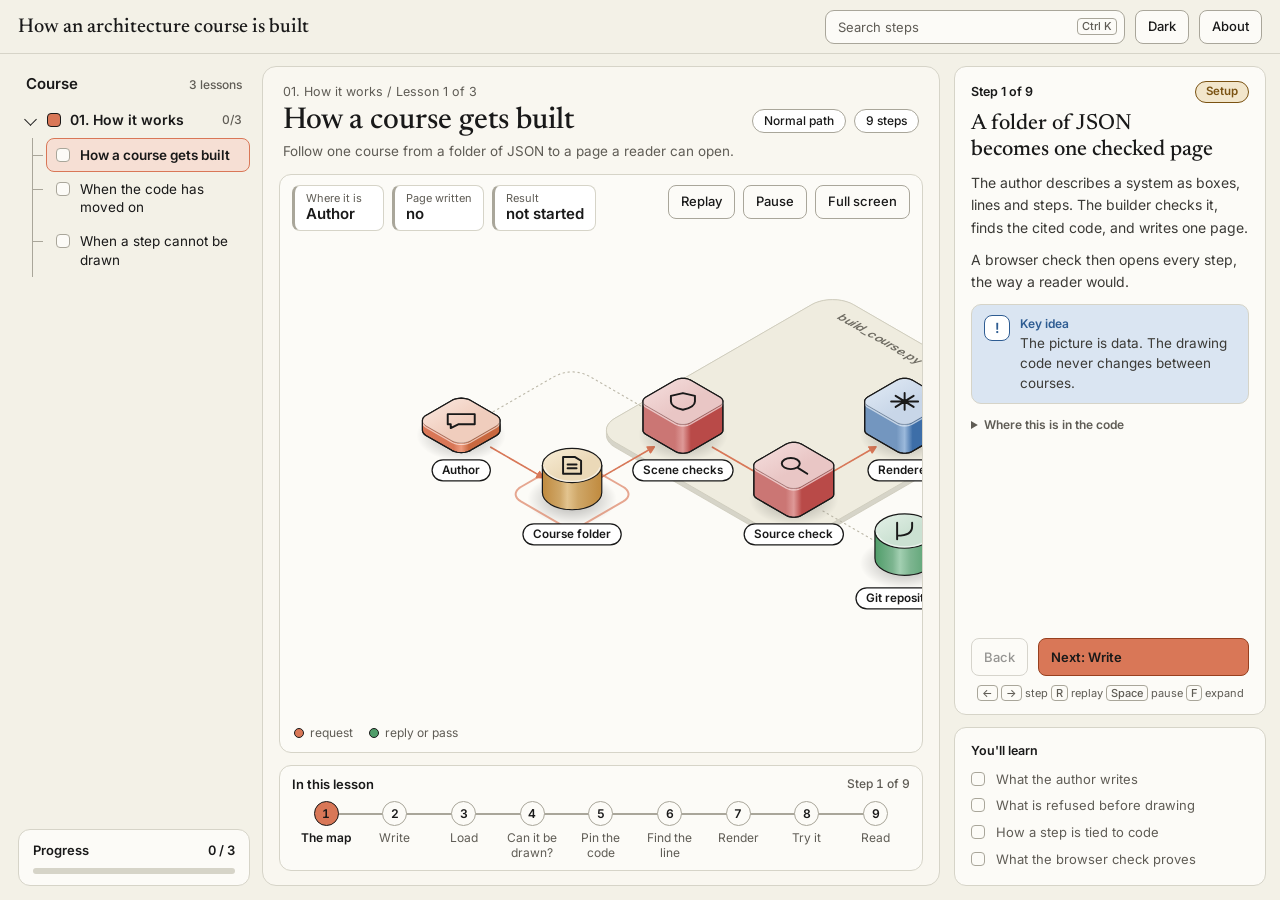
<file: examples/how-it-works/index.html>
<!doctype html>
<html lang="en">
<head>
<meta charset="utf-8">
<meta name="viewport" content="width=device-width, initial-scale=1, viewport-fit=cover">
<title>How an architecture course is built</title>
<meta name="description" content="An animated walk through how this skill turns a folder of JSON into a checked page.">
<meta name="generator" content="architecture-course 1.0.1">
<link rel="preconnect" href="https://fonts.googleapis.com">
<link rel="preconnect" href="https://fonts.gstatic.com" crossorigin>
<link rel="stylesheet" href="https://fonts.googleapis.com/css2?family=Inter:wght@400;500;600&family=Newsreader:opsz,wght@6..72,500&display=swap">
<style>/* Course page. */
:root{
  --bg:#F3F1E7;--sheet:#F9F7F0;--card:#FCFBF7;--raised:#FFFFFF;--line:#D6D4C8;--line-strong:#A9A69A;
  --ink:#191919;--soft:#3B3A36;--muted:#5F5C55;--accent:#D97757;--accent-deep:#97401F;--accent-soft:#F6DFD4;--on-accent:#191919;
  --edge:#191919;--good:#256B3E;--good-soft:#DCEBE0;--bad:#A83A38;--bad-soft:#F3DAD9;--warn:#7A5212;--warn-soft:#F2E6CC;--info:#2E5C92;--info-soft:#DAE5F2;
  --zone:#EFECDF;--zone-side:#D6D4C8;--zone-line:#CBC8B9;--zone-text:#6E6B62;--wire:#BDB9AA;--face-line:#191919;--icon:#191919;--label:#FFFFFF;--pk-text:#FFFFFF;--pk-bg:#191919;
  --k-req:#D97757;--k-ok:#4F9D69;--k-bad:#B94A48;--k-sync:#3D6EA8;
  --terracotta0:#F0CDBD;--terracotta1:#D97757;--terracotta2:#C9683F;--amber0:#EBD9B8;--amber1:#CFA768;--amber2:#C08A3E;
  --red0:#E9C6C5;--red1:#CB7674;--red2:#B94A48;--blue0:#C8D6E8;--blue1:#7396BF;--blue2:#3D6EA8;
  --green0:#CBE1D2;--green1:#7DB590;--green2:#4F9D69;--stone0:#FFFFFF;--stone1:#D6D4C8;--stone2:#B5B2A6;
  --terracotta0h:#FBE9E1;--terracotta1h:#EE9C7F;--amber0h:#F8EDD6;--amber1h:#E3C48F;--red0h:#F6E0DF;--red1h:#DE9997;--blue0h:#E3ECF6;--blue1h:#9BB9DB;--green0h:#E4F1E8;--green1h:#A3D0B2;--stone0h:#FFFFFF;--stone1h:#E9E7DE;
  --sans:Inter,"Segoe UI",sans-serif;--serif:Newsreader,Georgia,serif;color-scheme:light
}
:root[data-theme="dark"]{
  --bg:#1C1A17;--sheet:#24211D;--card:#2A2723;--raised:#322E29;--line:#403B34;--line-strong:#6B645A;
  --ink:#F3F1E7;--soft:#DCD8CB;--muted:#ADA798;--accent:#E08A6C;--accent-deep:#F0A98F;--accent-soft:#4A2E24;--on-accent:#191919;
  --edge:#0E0D0B;--good:#8CCBA1;--good-soft:#25392C;--bad:#EE9C99;--bad-soft:#452625;--warn:#E5BE7A;--warn-soft:#3D3120;--info:#9CC0EA;--info-soft:#24334A;
  --zone:#2B2823;--zone-side:#171512;--zone-line:#49433A;--zone-text:#ADA798;--wire:#6B645A;--face-line:#0E0D0B;--icon:#FBF8EF;--label:#322E29;--pk-text:#191919;--pk-bg:#F3F1E7;
  --k-req:#E88B69;--k-ok:#6FBE89;--k-bad:#E26B68;--k-sync:#6E9FDB;
  --terracotta0:#8F4D36;--terracotta1:#6F3926;--terracotta2:#572B1C;--amber0:#80602C;--amber1:#634920;--amber2:#4D3817;
  --red0:#864240;--red1:#68302F;--red2:#502322;--blue0:#3B5F8C;--blue1:#2C4A70;--blue2:#213855;
  --green0:#3E7352;--green1:#2E5A3F;--green2:#22442F;--stone0:#57514A;--stone1:#433E38;--stone2:#34302B;
  --terracotta0h:#A7624A;--terracotta1h:#8C5039;--amber0h:#977539;--amber1h:#7E602E;--red0h:#9C5452;--red1h:#834342;--blue0h:#4C75A8;--blue1h:#3E618F;--green0h:#4F8B65;--green1h:#417650;--stone0h:#6A635B;--stone1h:#57514A;
  color-scheme:dark
}
*{box-sizing:border-box;margin:0;padding:0}
html,body{height:100%}
body{background:var(--bg);color:var(--ink);font:400 14px/1.5 var(--sans);-webkit-font-smoothing:antialiased}
button,input{font:inherit;color:inherit}
button{-webkit-tap-highlight-color:transparent;background:none;border:0;cursor:pointer;text-align:start}
button:disabled{cursor:default}
ul,ol{list-style:none}
:focus-visible{outline:2px solid var(--accent);outline-offset:2px}
[hidden]{display:none!important}

.app{height:100vh;height:100dvh;display:grid;grid-template-rows:54px minmax(0,1fr)}
.bar{display:flex;align-items:center;gap:10px;padding:0 18px;border-bottom:1px solid var(--line);background:var(--bg);position:relative;z-index:20}
.brand{display:flex;align-items:center;gap:10px;color:var(--ink);text-decoration:none;font-family:var(--serif);font-size:20px;font-weight:500;white-space:nowrap;overflow:hidden;text-overflow:ellipsis;margin-inline-end:auto;min-width:0}
.brand span{overflow:hidden;text-overflow:ellipsis}
.ctl{display:inline-flex;align-items:center;justify-content:center;gap:8px;min-height:34px;padding:0 12px;border:1px solid var(--line-strong);border-radius:8px;background:var(--card);font-size:13px;font-weight:500;white-space:nowrap}
.ctl:hover:not(:disabled){border-color:var(--accent)}
.ctl:disabled{opacity:.45}
.ctl.main{background:var(--accent);border-color:var(--accent-deep);color:var(--on-accent);font-weight:600}
.find{position:relative;width:300px}
.find input{width:100%;height:34px;padding:0 52px 0 12px;border:1px solid var(--line-strong);border-radius:9px;background:var(--card);font-size:13px}
.find input::placeholder{color:var(--muted)}
kbd{font:500 11px/1.4 var(--sans);border:1px solid var(--line-strong);border-radius:4px;padding:0 4px;background:var(--card);color:var(--muted)}
.find kbd{position:absolute;inset-inline-end:8px;top:8px}
.hits{position:absolute;inset-inline:0;top:40px;max-height:60vh;overflow:auto;background:var(--raised);border:1px solid var(--line-strong);border-radius:10px;padding:6px;box-shadow:0 14px 30px -14px rgba(25,25,25,.4)}
.hits button{width:100%;padding:8px 10px;border-radius:7px;font-size:13px;line-height:1.35}
.hits button small{display:block;color:var(--muted);font-size:12px}
.hits button:hover,.hits button:focus{background:var(--accent-soft)}
.hits p{padding:8px 10px;color:var(--muted);font-size:13px}

.cols{min-height:0;display:grid;grid-template-columns:262px minmax(0,1fr) 340px}
.outline{display:flex;flex-direction:column;min-height:0;padding:20px 12px 14px 18px}
.outline h2{display:flex;justify-content:space-between;align-items:baseline;font:600 15px/1.3 var(--sans);padding:0 8px 10px}
.outline h2 small{font-size:12px;font-weight:500;color:var(--muted)}
.tree{flex:1;min-height:0;overflow-y:auto}
.chap>button{width:100%;display:grid;grid-template-columns:12px 14px minmax(0,1fr) auto;gap:9px;align-items:center;padding:7px 8px;border-radius:8px;font-size:14px;font-weight:600;line-height:1.3}
.chap>button:hover{background:var(--card)}
.chap>button i{width:14px;height:14px;border-radius:4px;border:1px solid var(--face-line)}
.chap>button small{font-size:12px;font-weight:500;color:var(--muted);font-variant-numeric:tabular-nums}
.chev{width:9px;height:9px;border:solid currentColor;border-width:0 1.6px 1.6px 0;transform:rotate(-45deg);transition:transform .2s}
.chap[data-open] .chev{transform:rotate(45deg)}
.chap ul{margin:2px 0 8px 14px;padding-inline-start:13px;border-inline-start:1px solid var(--line-strong)}
.chap:not([data-open]) ul{display:none}
.chap li{position:relative}
.chap li::before{content:"";position:absolute;inset-inline-start:-13px;top:17px;width:10px;border-top:1px solid var(--line-strong)}
.chap li button{width:100%;display:grid;grid-template-columns:16px minmax(0,1fr);gap:8px;align-items:start;padding:7px 9px;border:1px solid transparent;border-radius:8px;font-size:13.5px;line-height:1.35}
.chap li button:hover{background:var(--card)}
.chap li button[aria-current]{background:var(--accent-soft);border-color:var(--accent);font-weight:600}
.tick{width:14px;height:14px;margin-top:2px;flex:none;border:1px solid var(--line-strong);border-radius:4px;display:grid;place-items:center;background:var(--card)}
.tick[data-on]{background:var(--good);border-color:var(--good)}
.tick[data-on]::after{content:"";width:4px;height:7px;margin-top:-2px;border:solid var(--card);border-width:0 1.8px 1.8px 0;transform:rotate(45deg)}
.progress{border:1px solid var(--line);border-radius:12px;background:var(--card);padding:11px 14px;font-size:13px;font-weight:600}
.progress div{display:flex;justify-content:space-between}
.progress b{font-weight:600;font-variant-numeric:tabular-nums}
.progress span{display:block;height:6px;margin-top:8px;border-radius:3px;background:var(--line);overflow:hidden}
.progress i{display:block;height:100%;background:var(--accent);transition:width .4s}

.sheet{min-width:0;min-height:0;margin:12px 0 14px;padding:0 16px 14px;display:grid;grid-template-rows:auto minmax(0,1fr) auto;gap:12px;border:1px solid var(--line);border-radius:14px;background:var(--sheet)}
.head{padding:16px 4px 0}
.crumb{font-size:12.5px;color:var(--muted)}
.row{display:flex;flex-wrap:wrap;justify-content:space-between;align-items:center;gap:6px 20px;margin:2px 0 3px}
h1{font:500 30px/1.15 var(--serif);text-wrap:balance}
.tags{display:flex;flex-wrap:wrap;gap:8px}
.tag{border:1px solid var(--line-strong);border-radius:13px;padding:2px 11px;font-size:12px;font-weight:500;background:var(--raised)}
.sub{color:var(--muted);font-size:13.5px}
.stage{position:relative;min-height:0;display:grid;grid-template-rows:auto minmax(0,1fr) auto;border:1px solid var(--line);border-radius:12px;background:var(--card);overflow:hidden}
.stage-top{display:flex;flex-wrap:wrap;justify-content:space-between;gap:8px;padding:10px 12px 0}
.chips,.tools{display:flex;flex-wrap:wrap;gap:8px;align-items:flex-start}
.chip{min-width:92px;padding:5px 11px 6px;border:1px solid var(--line);border-inline-start:3px solid var(--line-strong);border-radius:8px;background:var(--raised)}
.chip small{display:block;font-size:11px;line-height:1.35;color:var(--muted)}
.chip b{display:block;font-size:15px;line-height:1.25;font-weight:600;font-variant-numeric:tabular-nums}
.chip[data-tone="good"]{border-inline-start-color:var(--k-ok)}.chip[data-tone="good"] b{color:var(--good)}
.chip[data-tone="bad"]{border-inline-start-color:var(--k-bad)}.chip[data-tone="bad"] b{color:var(--bad)}
.chip[data-new]{animation:flash 1.1s ease-out}
@keyframes flash{0%{background:var(--accent-soft)}100%{background:var(--raised)}}
.canvas{min-height:0;min-width:0;cursor:zoom-in;overflow:hidden}
.canvas svg{display:block;width:100%;height:100%}
.legend{display:flex;flex-wrap:wrap;gap:4px 16px;padding:0 14px 10px;font-size:12px;color:var(--muted)}
.legend span{display:inline-flex;align-items:center;gap:6px}
.legend i{width:10px;height:10px;border-radius:50%;border:1px solid var(--face-line)}
.timeline{border:1px solid var(--line);border-radius:12px;background:var(--card);padding:9px 12px 8px;min-width:0}
.timeline-head{display:flex;justify-content:space-between;font-size:13px;font-weight:600;margin-bottom:7px}
.timeline-head small{font-size:12px;font-weight:500;color:var(--muted);font-variant-numeric:tabular-nums}
.track{display:grid;grid-template-columns:repeat(var(--n),minmax(0,1fr));position:relative;overflow-x:auto;overflow-y:hidden}
.track::before,.track::after{content:"";position:absolute;top:12px;height:2px;inset-inline-start:calc(100%/var(--n)/2);background:var(--line-strong)}
.track::before{width:calc(100% - 100%/var(--n))}
.track::after{width:calc((100% - 100%/var(--n))*var(--done));background:var(--accent-deep);transition:width .5s}
.track button{position:relative;z-index:1;width:100%;display:flex;flex-direction:column;align-items:center;gap:4px;padding:0 2px 2px;min-height:58px}
.dot{width:25px;height:25px;border-radius:50%;border:1.5px solid var(--line-strong);background:var(--card);display:grid;place-items:center;font-size:12px;font-weight:600;font-variant-numeric:tabular-nums}
.track button:hover .dot{border-color:var(--accent)}
.track [data-seen] .dot{background:var(--accent-soft);border-color:var(--accent-deep)}
.track [aria-current] .dot{background:var(--accent);border-color:var(--edge);color:var(--on-accent)}
.name{font-size:12px;line-height:1.25;text-align:center;color:var(--muted)}
.track [aria-current] .name{color:var(--ink);font-weight:600}

.rail{min-height:0;display:flex;flex-direction:column;gap:12px;padding:12px 14px 14px;overflow-y:auto}
.box{border:1px solid var(--line);border-radius:12px;background:var(--card);padding:14px 16px 12px}
.guide{flex:1 0 auto;display:flex;flex-direction:column}
.meta{display:flex;justify-content:space-between;align-items:center;gap:10px;min-height:22px;font-size:12.5px;font-weight:600}
.phase{border-radius:11px;padding:1px 10px;font-size:11.5px;font-weight:600;border:1px solid currentColor;background:var(--raised);color:var(--muted)}
.phase[data-kind="problem"]{color:var(--bad);background:var(--bad-soft)}.phase[data-kind="solution"]{color:var(--good);background:var(--good-soft)}
.phase[data-kind="detail"]{color:var(--info);background:var(--info-soft)}.phase[data-kind="setup"]{color:var(--warn);background:var(--warn-soft)}
.guide h2{font:500 22px/1.2 var(--serif);margin:8px 0 8px;text-wrap:balance}
.guide .text p{font-size:14px;line-height:1.6;color:var(--soft);margin-bottom:10px}
.note{display:grid;grid-template-columns:26px minmax(0,1fr);gap:10px;margin:2px 0 12px;padding:10px 12px;border-radius:10px;border:1px solid var(--line)}
.note i{width:26px;height:26px;border-radius:8px;border:1px solid currentColor;display:grid;place-items:center;font:600 14px/1 var(--sans);background:var(--raised)}
.note b{display:block;font-size:12px;font-weight:600}
.note p{font-size:13.5px;line-height:1.5;color:var(--soft)}
.note[data-kind="idea"]{background:var(--info-soft);color:var(--info)}.note[data-kind="tip"]{background:var(--good-soft);color:var(--good)}
.note[data-kind="warn"]{background:var(--warn-soft);color:var(--warn)}.note[data-kind="next"]{background:var(--accent-soft);color:var(--accent-deep)}
.label{font-size:12.5px;font-weight:600;margin-bottom:5px}
.changes{margin-bottom:12px}
.changes li{display:grid;grid-template-columns:17px minmax(0,1fr);gap:8px;padding:2px 0;font-size:13px;line-height:1.4}
.changes i{width:17px;height:17px;margin-top:1px;border-radius:4px;display:grid;place-items:center;font:600 12px/1 var(--sans)}
.changes [data-op="add"] i{background:var(--good-soft);color:var(--good)}.changes [data-op="mod"] i{background:var(--warn-soft);color:var(--warn)}.changes [data-op="del"] i{background:var(--bad-soft);color:var(--bad)}
.src{margin-bottom:12px;font-size:12px;color:var(--muted)}
.src summary{cursor:pointer;font-weight:600}
.src li{margin-top:4px;overflow-wrap:anywhere;line-height:1.4}
.nav{display:grid;grid-template-columns:auto minmax(0,1fr);gap:10px;margin-top:auto;padding-top:6px}
.nav .ctl{min-height:38px}
.nav .main{justify-content:space-between;min-width:0;white-space:normal;line-height:1.2;padding-block:5px}
.keys{margin-top:9px;text-align:center;font-size:11px;color:var(--muted)}
.goals li{display:grid;grid-template-columns:16px minmax(0,1fr);gap:9px;padding:4px 0;font-size:13px;line-height:1.45;color:var(--muted)}
.goals li[data-on]{color:var(--ink)}
.shade{position:fixed;inset:54px 0 0;z-index:14;background:rgba(25,25,25,.4)}
dialog{margin:auto;width:min(620px,calc(100vw - 32px));max-height:80vh;border:1px solid var(--line-strong);border-radius:14px;background:var(--card);color:var(--ink);padding:22px 24px}
dialog::backdrop{background:rgba(25,25,25,.45)}
dialog h2{font:500 24px/1.2 var(--serif);margin-bottom:10px}
dialog p{margin-bottom:10px;line-height:1.6;color:var(--soft);overflow-wrap:anywhere}
.menu{display:none}

.app[data-full] .cols{grid-template-columns:minmax(0,1fr) 340px}
.app[data-full] .outline,.app[data-full] .head,.app[data-full] .goals{display:none}
.app[data-full] .sheet{margin:0;padding:12px;border-radius:0;border-width:0 1px 0 0;grid-template-rows:minmax(0,1fr) auto}
.app[data-full] .canvas{cursor:zoom-out}

.am-zone{fill:var(--zone);stroke:var(--zone-line);stroke-width:1.5;stroke-linejoin:round}
.am-zone-side{fill:var(--zone-side);stroke:var(--zone-line);stroke-width:1.5;stroke-linejoin:round}
.am-zone-title{font:600 25px var(--sans);fill:var(--zone-text)}
.am-edge-base{fill:none;stroke:var(--wire);stroke-width:2.2;stroke-dasharray:3 7;stroke-linecap:round}
.am-edge{fill:none;stroke-width:3.2;stroke-linejoin:round;stroke-linecap:butt}
.s-req{stroke:var(--k-req)}.s-ok{stroke:var(--k-ok)}.s-bad{stroke:var(--k-bad)}.s-sync{stroke:var(--k-sync)}
.k-req{fill:var(--k-req);background:var(--k-req)}.k-ok{fill:var(--k-ok);background:var(--k-ok)}.k-bad{fill:var(--k-bad);background:var(--k-bad)}.k-sync{fill:var(--k-sync);background:var(--k-sync)}
.am-face{stroke:var(--face-line);stroke-width:2.4;stroke-linejoin:round}
.am-line{fill:none}
.am-top{stroke:var(--face-line);stroke-width:1.1;stroke-opacity:.5;stroke-linejoin:round}
.am-bevel{fill:none;stroke:#FFFFFF;stroke-opacity:.6;stroke-width:2.6;stroke-linecap:round;stroke-linejoin:round}
:root[data-theme="dark"] .am-bevel{stroke-opacity:.22}
.am-icon{fill:none;stroke:var(--icon);stroke-width:var(--icon-w,2.2px);stroke-linecap:round;stroke-linejoin:round}
.am-ring{fill:none;stroke:var(--k-req);stroke-width:4;stroke-linejoin:round}
.am-label rect{fill:var(--label);stroke:var(--face-line);stroke-width:1.6}
.am-l1{font:600 15px var(--sans);fill:var(--ink)}
.am-l2{font:400 12.5px var(--sans);fill:var(--muted)}
.am-tag text{font:600 13px var(--sans);fill:#191919}
.am-tag rect{stroke:var(--face-line);stroke-width:1.6}
.c-green rect{fill:#8CCBA1}.c-amber rect{fill:#E5BE7A}.c-blue rect{fill:#9CC0EA}.c-red rect{fill:#EE9C99}.c-stone rect{fill:#D6D4C8}
.am-packet circle{stroke:var(--face-line);stroke-width:2}
.am-packet rect{fill:var(--pk-bg)}
.am-packet text{font:600 13px var(--sans);fill:var(--pk-text)}
.am-cross{fill:none;stroke:var(--k-bad);stroke-width:5;stroke-linecap:round}

/* Tablet: outline becomes a drawer. */
@media(max-width:1199px){
  .menu{display:inline-flex}
  .cols{grid-template-columns:minmax(0,1fr) 320px}
  .sheet{margin-inline-start:12px}
  .outline{position:fixed;z-index:15;inset:54px auto 0 0;width:310px;max-width:86vw;background:var(--bg);border-inline-end:1px solid var(--line);transform:translateX(-102%);visibility:hidden;transition:transform .22s,visibility .22s}
  .app[data-menu] .outline{transform:none;visibility:visible}
  .app[data-full] .cols{grid-template-columns:minmax(0,1fr) 320px}
  .find{width:230px}
}
/* Phone: one column, Back and Next stay at the bottom. */
@media(max-width:899px){
  .app,.app[data-full]{height:auto;min-height:100dvh;display:block;padding-bottom:70px}
  .bar{position:sticky;top:0;height:54px;padding:0 10px;gap:8px}
  .brand{font-size:17px}
  .find{display:none}
  .app[data-find] .find{display:block;position:absolute;inset-inline:10px;width:auto;top:60px;z-index:21}
  .cols,.app[data-full] .cols{display:block}
  .sheet,.app[data-full] .sheet{margin:10px;padding:0 10px 10px;display:block;border-width:1px;border-radius:14px}
  .head{padding-inline:2px}
  h1{font-size:26px}
  .stage{margin-top:10px;display:block}
  .chips{flex-wrap:nowrap;overflow-x:auto;min-width:0;max-width:100%}
  .chip{flex:none}
  .canvas,.app[data-full] .canvas{height:300px}
  .app[data-full] .canvas{height:calc(100dvh - 330px);min-height:300px}
  .timeline{margin-top:10px}
  .track{grid-template-columns:repeat(var(--n),minmax(28px,1fr))}
  .track button{min-height:30px}
  .name{display:none}
  .rail{padding:0 10px 14px;overflow:visible}
  .nav{position:fixed;z-index:12;inset:auto 0 0;padding:10px;background:var(--bg);border-top:1px solid var(--line)}
  .nav .ctl{min-height:46px}
  .keys{display:none}
  .shade{inset:54px 0 0}
}
.only-phone{display:none}
@media(max-width:899px){.only-phone{display:inline-flex}.hide-phone{display:none}}
@media(prefers-reduced-motion:reduce){*,*::before,*::after{animation:none!important;transition:none!important}}
@media print{.bar,.outline,.tools,.nav,.keys{display:none!important}.app{height:auto;display:block}.cols{display:block}.canvas{height:460px}}
</style>
<script>try{var t=(JSON.parse(localStorage.getItem('arch-course:how-it-works')||'{}')).theme||(matchMedia('(prefers-color-scheme: dark)').matches?'dark':'light');document.documentElement.dataset.theme=t}catch(e){}</script>
</head>
<body>
<div class="app" id="app">
  <header class="bar">
    <button class="ctl menu" id="menu" type="button" aria-expanded="false" aria-controls="outline">Lessons</button>
    <div class="brand"><span>How an architecture course is built</span></div>
    <div class="find"><input id="q" type="search" placeholder="Search steps" aria-label="Search steps" autocomplete="off"><kbd>Ctrl K</kbd><div class="hits" id="hits" hidden></div></div>
    <button class="ctl only-phone" id="find-btn" type="button">Search</button>
    <button class="ctl" id="theme" type="button">Dark</button>
    <button class="ctl hide-phone" id="about-btn" type="button">About</button>
  </header>
  <div class="cols">
    <aside class="outline" id="outline" aria-label="Course outline">
      <h2>Course <small id="count"></small></h2>
      <nav class="tree" id="tree" aria-label="Lessons"></nav>
      <div class="progress"><div>Progress <b id="pct"></b></div><span><i id="fill"></i></span></div>
    </aside>
    <main class="sheet">
      <div class="head">
        <div class="crumb" id="crumb"></div>
        <div class="row"><h1 id="title">How an architecture course is built</h1><div class="tags" id="tags"></div></div>
        <p class="sub" id="sub"></p>
      </div>
      <section class="stage" aria-label="Diagram">
        <div class="stage-top">
          <div class="chips" id="chips"></div>
          <div class="tools">
            <button class="ctl" id="replay" type="button">Replay</button>
            <button class="ctl" id="pause" type="button">Pause</button>
            <button class="ctl" id="full" type="button">Full screen</button>
          </div>
        </div>
        <div class="canvas" id="canvas"></div>
        <div class="legend" id="legend"></div>
      </section>
      <section class="timeline" aria-label="Steps in this lesson">
        <div class="timeline-head">In this lesson <small id="tl-count"></small></div>
        <ol class="track" id="track"></ol>
      </section>
    </main>
    <aside class="rail" aria-label="Explanation">
      <section class="box guide">
        <div class="meta"><span id="stepno"></span><span class="phase" id="phase"></span></div>
        <div aria-live="polite">
          <h2 id="step-title"></h2>
          <div class="text" id="text"></div>
          <div class="note" id="note"><i id="note-i" aria-hidden="true"></i><div><b id="note-b"></b><p id="note-p"></p></div></div>
        </div>
        <div class="changes" id="changes"><div class="label">What changed</div><ul id="change-list"></ul></div>
        <details class="src" id="src"><summary>Where this is in the code</summary><ul id="src-list"></ul></details>
        <div class="nav"><button class="ctl" id="back" type="button">Back</button><button class="ctl main" id="next" type="button"><span id="next-label"></span></button></div>
        <div class="keys"><kbd>&larr;</kbd> <kbd>&rarr;</kbd> step <kbd>R</kbd> replay <kbd>Space</kbd> pause <kbd>F</kbd> expand</div>
      </section>
      <section class="box goals" id="goals"><div class="label">You'll learn</div><ul id="goal-list"></ul></section>
    </aside>
  </div>
  <div class="shade" id="shade" hidden></div>
  <dialog id="about" aria-labelledby="about-title"><h2 id="about-title">About this course</h2><p>This course draws the order of events in the source code of architecture-course itself. It is not a recording of a run.</p><p>The checks prove that the page can be read and that each cited line exists. They do not prove that the explanation is right.</p><p>When this page was built, all 17 code references pointed at a real line in architecture-course 927563ef6.</p><button class="ctl" id="about-close" type="button">Close</button></dialog>
</div>
<noscript><h1>How an architecture course is built</h1><h2>How a course gets built</h2><ol><li><strong>A folder of JSON becomes one checked page</strong> The author describes a system as boxes, lines and steps. The builder checks it, finds the cited code, and writes one page. A browser check then opens every step, the way a reader would.</li><li><strong>The author writes a course and its scenes</strong> One file lists the chapters. Each scene holds the map and its lessons, so the normal path and its failures share a drawing.</li><li><strong>The builder reads only inside the folder</strong> Each chapter names its scene. A scene path that points outside the course folder stops the build.</li><li><strong>Every name in a step must exist on the map</strong> Unknown boxes, unknown lines and icons that do not exist are collected and reported together, so one run shows them all.</li><li><strong>Each repository is fixed to one commit</strong> The builder turns the given version into an exact commit first. Everything it reads afterwards comes from that commit.</li><li><strong>Every step must point at a real line</strong> The step gives a piece of exact text. The builder finds the first line that contains it and records the number, so nobody types line numbers by hand.</li><li><strong>The course is placed in the page as data</strong> Styles, drawing code and the course go into one template in a single pass. The less-than sign is stored as a code, so course text cannot close the script.</li><li><strong>A real browser walks every step</strong> Labels, text size, sideways scrolling and packets are tested on every step at desktop, tablet and phone size.</li><li><strong>The reader steps through it, with the code beside it</strong> Next and Back move one step at a time. Each step shows where it is in the code and has its own link.</li></ol><h2>When the code has moved on</h2><ol><li><strong>The cited text is no longer in the file</strong> Someone renamed the function. The file opens, but no line contains the text the step cites.</li><li><strong>The build stops before it writes a page</strong> The check raises an error before the page is written, so the last good page is left as it was. The message names every step that failed.</li></ol><h2>When a step cannot be drawn</h2><ol><li><strong>A step names a box that is not on the map</strong> The scene check compares every name with the map. One wrong letter is enough to be refused.</li><li><strong>The author gets the whole list back</strong> Problems from every scene are gathered, then reported in one message.</li></ol></noscript>
<script>
/* Architecture diagram stage. Plain SVG, no dependencies.
   One scene (gbauto.arch-scene.v1) drawn once, then moved from step to step.
   Every frame is computed from (step, clock), so pause, replay and tests are exact.
   No DOM nodes are added or removed per frame. Colours are CSS variables, so a theme switch needs no redraw. */
(function () {
  'use strict';
  var NS = 'http://www.w3.org/2000/svg', U = 64, C = Math.cos(Math.PI / 6), HALF = 0.8, LEAD = 0.75, HOLD = 1.1;
  var HEIGHT = { block: 0.9, disk: 0.85, slab: 0.3 }, ROUND = { block: 0.27, slab: 0.34 };
  var TONES = ['terracotta', 'amber', 'red', 'blue', 'green', 'stone'];
  var KIND = { req: 1, ok: 1, bad: 1, sync: 1 };
  var ICON = {
    phone: 'M-5-9h10v18h-10zM-1.5 6h3', chat: 'M-9-7h18v11h-11l-5 4v-4h-2z', shield: 'M0-9l8 3v6q0 6-8 9q-8-3-8-9v-6z',
    plug: 'M-4-9v5M4-9v5M-7-4h14v3q0 6-7 6t-7-6zM0 5v5', send: 'M-9-1l18-8-6 18-4-7zM9-9l-10 11', inbox: 'M-9 1l4-8h10l4 8v7h-18zM-9 1h5l2 3h4l2-3h5',
    file: 'M-6-9h8l4 4v14h-12zM-3-1h6M-3 3h6', search: 'M4-2a6 6 0 1 1-12 0a6 6 0 1 1 12 0M3 3l6 6', check: 'M-8 0l5 6l11-12',
    branch: 'M-5-9v18M-5 5q10 0 10-10M5-9v4', spark: 'M0-9v18M-9 0h18M-6-6l12 12M6-6l-12 12', compass: 'M9 0a9 9 0 1 1-18 0a9 9 0 1 1 18 0M4-4l-2 6-6 2 2-6z'
  };

  /* Isometric projection: grid (x, y) on the floor, z up. */
  function P(x, y, z) { return [(x - y) * C * U, (x + y) * 0.5 * U - (z || 0) * U]; }
  function flat(o, k) { return 'matrix(' + [C * k, 0.5 * k, -C * k, 0.5 * k, o[0], o[1]].map(function (v) { return v.toFixed(3); }).join(' ') + ')'; }
  function el(tag, attrs, parent) {
    var n = document.createElementNS(NS, tag);
    set(n, attrs || {});
    if (parent) parent.appendChild(n);
    return n;
  }
  function set(n, a) { for (var k in a) n.setAttribute(k, a[k]); }
  function poly(pts) { return 'M' + pts.map(function (p) { return p[0].toFixed(1) + ' ' + p[1].toFixed(1); }).join('L') + 'Z'; }
  /* A rounded rectangle on the grid, projected. cut is the corner radius in grid units. */
  function rounded(x0, y0, x1, y1, cut, z) {
    var out = [], n = 10, c = Math.min(cut, (x1 - x0) / 2, (y1 - y0) / 2);
    [[x1 - c, y0 + c, -1], [x1 - c, y1 - c, 0], [x0 + c, y1 - c, 1], [x0 + c, y0 + c, 2]].forEach(function (k) {
      for (var i = 0; i <= n; i++) { var a = (k[2] + i / n) * Math.PI / 2; out.push(P(k[0] + c * Math.cos(a), k[1] + c * Math.sin(a), z)); }
    });
    return out;
  }
  function pad(x, y, r, cut, z) { return rounded(x - r, y - r, x + r, y + r, cut, z); }
  /* Convex outline of a point cloud: the silhouette of a rounded prism from its top and bottom faces. */
  function hull(pts) {
    var p = pts.slice().sort(function (a, b) { return a[0] - b[0] || a[1] - b[1]; });
    function half(list) {
      var h = [];
      list.forEach(function (q) {
        while (h.length > 1) {
          var a = h[h.length - 2], b = h[h.length - 1];
          if ((b[0] - a[0]) * (q[1] - a[1]) - (b[1] - a[1]) * (q[0] - a[0]) > 0) break;
          h.pop();
        }
        h.push(q);
      });
      return h.slice(0, -1);
    }
    return half(p).concat(half(p.reverse()));
  }
  /* Replace each bend in a route with a short curve, as points, so packets follow it too. */
  function smooth(grid, cut) {
    var out = [grid[0]];
    for (var i = 1; i < grid.length - 1; i++) {
      var a = grid[i - 1], b = grid[i], c = grid[i + 1], la = Math.hypot(b[0] - a[0], b[1] - a[1]), lc = Math.hypot(c[0] - b[0], c[1] - b[1]), d = Math.min(cut, la / 2, lc / 2);
      var s = [b[0] + (a[0] - b[0]) / la * d, b[1] + (a[1] - b[1]) / la * d], e = [b[0] + (c[0] - b[0]) / lc * d, b[1] + (c[1] - b[1]) / lc * d];
      for (var k = 0; k <= 8; k++) { var t = k / 8, u = 1 - t; out.push([u * u * s[0] + 2 * u * t * b[0] + t * t * e[0], u * u * s[1] + 2 * u * t * b[1] + t * t * e[1]]); }
    }
    return out.concat([grid[grid.length - 1]]);
  }
  function clamp(v, a, b) { return Math.max(a, Math.min(b, v)); }
  function lerp(a, b, t) { return a + (b - a) * t; }
  function ease(t) { return t < 0.5 ? 4 * t * t * t : 1 - Math.pow(-2 * t + 2, 3) / 2; }
  function labelScale(k) { return clamp(0.78 / k, 1, 2.6); }
  function textWidth(t, per) {
    var w = 0;
    try { w = t.getComputedTextLength(); } catch (e) { w = 0; }
    return w || t.textContent.length * per;
  }
  function along(e, u) {
    var want = e.len * clamp(u, 0, 1);
    for (var i = 0; i < e.seg.length; i++) {
      if (want <= e.seg[i] || i === e.seg.length - 1) {
        var t = e.seg[i] ? want / e.seg[i] : 0;
        return [lerp(e.pts[i][0], e.pts[i + 1][0], t), lerp(e.pts[i][1], e.pts[i + 1][1], t)];
      }
      want -= e.seg[i];
    }
  }

  function Stage(box, scene, opts) {
    var me = this;
    me.box = box; me.scene = scene; me.clock = 0; me.from = null; me.step = null; me.plan = [];
    me.reduced = !!(window.matchMedia && matchMedia('(prefers-reduced-motion: reduce)').matches);
    me.paused = me.reduced; me.onPause = (opts || {}).onPause || function () {};
    me.nodes = {}; me.edges = {};
    box.textContent = '';
    me.svg = el('svg', { role: 'img' }, box);
    me.buildWorld();
    if (window.ResizeObserver) { me.watch = new ResizeObserver(function () { me.fit(); }); me.watch.observe(box); }
    if (document.fonts && document.fonts.ready) document.fonts.ready.then(function () { me.fit(); });
    var last = performance.now();
    (function tick(now) {
      if (me.dead) return;
      var dt = Math.min(0.1, Math.max(0, (now - last) / 1000)); last = now;
      if (!me.paused && !document.hidden && me.step) { me.clock += dt; me.draw(); }
      requestAnimationFrame(tick);
    })(last);
  }
  Stage.prototype.destroy = function () { this.dead = true; if (this.watch) this.watch.disconnect(); this.box.textContent = ''; };
  Stage.prototype.setPaused = function (p) { this.paused = p; this.onPause(p); if (this.step) this.draw(); };
  Stage.prototype.replay = function () { this.clock = LEAD; this.setPaused(false); };

  Stage.prototype.buildWorld = function () {
    var me = this, s = me.scene, defs = el('defs', {}, me.svg);
    Object.keys(KIND).forEach(function (k) {
      var m = el('marker', { id: 'am-' + s.id + '-' + k, viewBox: '0 0 10 10', refX: 8, refY: 5, markerWidth: 17, markerHeight: 17, markerUnits: 'userSpaceOnUse', orient: 'auto-start-reverse' }, defs);
      el('path', { d: 'M1.2 1.2L8.6 5L1.2 8.8Z', 'class': 'k-' + k + ' s-' + k, 'stroke-width': 2, 'stroke-linejoin': 'round' }, m);
    });
    /* Shading: lit top, lit left side, darker right side, with a soft front edge instead of a hard one. */
    TONES.forEach(function (t) {
      grad('top', t, 0, 0, 1, 1, [[0, 'lit'], [0.55, 0], [1, 0]]);
      grad('side', t, 0, 0, 1, 0, [[0, 1], [0.4, 1], [0.5, 'edge'], [0.6, 2], [1, 2]]);
      grad('tube', t, 0, 0, 1, 0, [[0, 2], [0.3, 1], [0.42, 'edge'], [0.6, 1], [1, 2]]);
    });
    function grad(kind, t, x1, y1, x2, y2, stops) {
      var g = el('linearGradient', { id: 'am-' + s.id + '-' + kind + '-' + t, x1: x1, y1: y1, x2: x2, y2: y2 }, defs);
      stops.forEach(function (k) { el('stop', { offset: k[0], style: 'stop-color:var(--' + t + (k[1] === 'edge' ? '1h' : k[1] === 'lit' ? '0h' : k[1]) + ')' }, g); });
    }
    var glow = el('radialGradient', { id: 'am-' + s.id + '-shade' }, defs);
    el('stop', { offset: 0.35, style: 'stop-color:#000;stop-opacity:.22' }, glow); el('stop', { offset: 1, style: 'stop-color:#000;stop-opacity:0' }, glow);
    me.world = el('g', {}, me.svg);
    var gZone = el('g', {}, me.world), gEdge = el('g', {}, me.world), gNode = el('g', {}, me.world), gLabel = el('g', {}, me.world), gPacket = el('g', {}, me.world);
    s.zones.forEach(function (z) {
      var a = z.x[0], b = z.x[1], c = z.y[0], d = z.y[1];
      var deck = rounded(a, c, b, d, 0.75);
      el('path', { d: poly(hull(deck.concat(rounded(a, c, b, d, 0.75, -0.16)))), 'class': 'am-zone-side' }, gZone);
      el('path', { d: poly(deck), 'class': 'am-zone' }, gZone);
      el('text', { transform: flat(P(a + 0.85, c + 0.72), 1), 'class': 'am-zone-title' }, gZone).textContent = z.title;
    });
    s.nodes.slice().sort(function (a, b) { return a.x + a.y - b.x - b.y; }).forEach(function (n) {
      var g = el('g', { 'data-node': n.id }, gNode), tone = n.tone || 'stone', fill = function (k) { return 'url(#am-' + s.id + '-' + k + '-' + tone + ')'; }, cut = ROUND[n.shape] || 0.27, H = HEIGHT[n.shape] || 0.8, x = n.x, y = n.y, r = HALF;
      el('ellipse', { cx: P(x, y)[0], cy: P(x, y)[1] + 10, rx: r * U * 1.75, ry: r * U * 1.02, fill: 'url(#am-' + s.id + '-shade)' }, g);
      var ring = el('path', { d: poly(pad(x, y, 1.15, 0.45)), 'class': 'am-ring', opacity: 0 }, g), lift = el('g', {}, g);
      var low = r * U;
      if (n.shape === 'disk') {
        var c0 = P(x, y), rx = r * U * 1.16, ry = rx * 0.577, top = c0[1] - H * U;
        el('path', { d: 'M' + (c0[0] - rx) + ' ' + top + 'V' + c0[1] + 'A' + rx + ' ' + ry + ' 0 0 0 ' + (c0[0] + rx) + ' ' + c0[1] + 'V' + top + 'Z', fill: fill('tube'), 'class': 'am-face' }, lift);
        el('ellipse', { cx: c0[0], cy: top, rx: rx, ry: ry, fill: fill('top'), 'class': 'am-face' }, lift);
        el('path', { d: 'M' + (c0[0] - rx + 4) + ' ' + (top + 5) + 'A' + (rx - 3) + ' ' + (ry - 1) + ' 0 0 0 ' + (c0[0] + rx - 4) + ' ' + (top + 5), 'class': 'am-bevel' }, lift);
      } else {
        var lid = pad(x, y, r, cut, H);
        el('path', { d: poly(hull(lid.concat(pad(x, y, r, cut)))), fill: fill('side'), 'class': 'am-face' }, lift);
        el('path', { d: poly(lid), fill: fill('top'), 'class': 'am-top' }, lift);
        /* Front rim: a bright line just under the top face, from its left tip to its right tip. */
        var rim = pad(x, y, r, cut, H - 0.045).slice(5, 28);
        el('path', { d: 'M' + rim.map(function (q) { return q[0].toFixed(1) + ' ' + q[1].toFixed(1); }).join('L'), 'class': 'am-bevel' }, lift);
        el('path', { d: poly(hull(lid.concat(pad(x, y, r, cut)))), 'class': 'am-face am-line' }, lift);
      }
      el('path', { d: ICON[n.icon] || ICON.file, transform: 'translate(' + P(x, y, H).map(function (v) { return v.toFixed(1); }).join(' ') + ') scale(3 1.85)', 'class': 'am-icon', 'vector-effect': 'non-scaling-stroke' }, lift);
      var lab = el('g', { 'class': 'am-label' }, gLabel), box = el('rect', { rx: 14 }, lab);
      var t1 = el('text', { 'text-anchor': 'middle', y: 18, 'class': 'am-l1' }, lab), t2 = el('text', { 'text-anchor': 'middle', y: 34, 'class': 'am-l2' }, lab);
      var tag = el('g', { 'class': 'am-tag', opacity: 0 }, gLabel), tbox = el('rect', { rx: 12, height: 24, y: -12 }, tag), tt = el('text', { 'text-anchor': 'middle', y: 4.5 }, tag);
      me.nodes[n.id] = { d: n, H: H, g: g, lift: lift, ring: ring, lab: lab, box: box, t1: t1, t2: t2, tag: tag, tbox: tbox, tt: tt, on: 1, up: 0, low: low };
    });
    s.edges.forEach(function (e) {
      var A = me.nodes[e.from].d, B = me.nodes[e.to].d;
      var grid = (e.pts || [[A.x, A.y]].concat(e.via || [], [[B.x, B.y]])).map(function (p) { return p.slice(); });
      trim(grid, 0, 1); trim(grid, grid.length - 1, grid.length - 2);
      var pts = smooth(grid, 0.7).map(function (p) { return P(p[0], p[1]); }), seg = [], len = 0;
      var d = 'M' + pts.map(function (p) { return p[0].toFixed(1) + ' ' + p[1].toFixed(1); }).join('L');
      for (var i = 1; i < pts.length; i++) { var l = Math.hypot(pts[i][0] - pts[i - 1][0], pts[i][1] - pts[i - 1][1]); seg.push(l); len += l; }
      el('path', { d: d, 'class': 'am-edge-base' }, gEdge);
      me.edges[e.id] = { d: e, pts: pts, seg: seg, len: len, v: 0, path: el('path', { d: d, 'class': 'am-edge', pathLength: 1, 'stroke-dasharray': '1 1', 'data-edge': e.id }, gEdge) };
    });
    function trim(g, i, j) {
      var dx = g[j][0] - g[i][0], dy = g[j][1] - g[i][1], l = Math.hypot(dx, dy), cut = 1.05;
      g[i][0] += dx / l * cut; g[i][1] += dy / l * cut;
    }
    var most = Math.max.apply(null, s.tracks.map(function (t) { return Math.max.apply(null, t.steps.map(function (x) { return (x.hops || []).length; })); }));
    me.pool = [];
    for (var i = 0; i < most; i++) {
      var pk = el('g', { 'class': 'am-packet', opacity: 0 }, gPacket), dot = el('circle', { r: 9 }, pk);
      var cross = el('path', { d: 'M-9-9L9 9M9-9L-9 9', 'class': 'am-cross', opacity: 0 }, pk), pl = el('g', {}, pk);
      me.pool.push({ g: pk, dot: dot, cross: cross, pl: pl, pb: el('rect', { rx: 11, height: 22, y: -37 }, pl), pt: el('text', { 'text-anchor': 'middle', y: -21.5 }, pl) });
    }
  };

  Stage.prototype.measure = function () {
    var me = this;
    Object.keys(me.nodes).forEach(function (id) {
      var n = me.nodes[id], w = Math.max(textWidth(n.t1, 8.6), me.compact ? 0 : textWidth(n.t2, 6.9)) + 26, t = textWidth(n.tt, 7.4) + 20;
      n.w = w;
      set(n.box, { x: -w / 2, width: w, height: n.t2.textContent && !me.compact ? 43 : 27 });
      n.t2.setAttribute('display', me.compact ? 'none' : 'inline');
      set(n.tbox, { x: -t / 2, width: t });
    });
    me.pool.forEach(function (p) { var w = textWidth(p.pt, 7.4) + 16; set(p.pb, { x: -w / 2, width: w }); });
  };

  Stage.prototype.show = function (s) {
    var me = this, t = LEAD;
    me.step = s;
    me.from = { n: {}, e: {}, cam: me.cam };
    Object.keys(me.nodes).forEach(function (id) { me.from.n[id] = { on: me.nodes[id].on, up: me.nodes[id].up }; });
    Object.keys(me.edges).forEach(function (id) { me.from.e[id] = me.edges[id].v; });
    me.clock = 0;
    me.plan = (s.hops || []).map(function (hop) {
      var e = me.edges[hop.e], a = t, b = t + clamp(e.len / 300, 0.65, 1.7);
      t = b + (hop.fail ? HOLD : 0.22);
      return { hop: hop, e: e, a: a, b: b };
    });
    me.loop = t + HOLD;
    me.focus = !s.focus || s.focus === 'all' ? Object.keys(me.nodes) : s.focus;
    me.lit = {}; me.focus.forEach(function (id) { me.lit[id] = 1; });
    me.hot = {};
    me.plan.forEach(function (p) {
      var x = me.hot[p.hop.e] || (me.hot[p.hop.e] = { f: 0, r: 0 });
      x.kind = x.kind || p.hop.kind || 'req'; x[p.hop.r ? 'r' : 'f'] = 1;
    });
    Object.keys(me.nodes).forEach(function (id) {
      var n = me.nodes[id], r = (s.relabel || {})[id] || {}, tag = (s.tags || {})[id];
      n.t1.textContent = r.label || n.d.label; n.t2.textContent = r.sub || n.d.sub || '';
      n.tagOn = !!tag;
      if (tag) { n.tt.textContent = tag.t; n.tag.setAttribute('class', 'am-tag c-' + (tag.tone || 'stone')); }
    });
    me.pool.forEach(function (p, i) {
      var pl = me.plan[i];
      p.pt.textContent = pl ? pl.hop.label || '' : '';
      p.pl.setAttribute('opacity', pl && pl.hop.label ? 1 : 0);
      if (pl) p.dot.setAttribute('class', 'k-' + (pl.hop.kind || 'req'));
    });
    me.svg.setAttribute('aria-label', s.title + '. ' + s.body);
    me.aim();
    me.draw();
  };

  /* Far out, a label keeps its name and drops the second line. */
  Stage.prototype.aim = function () {
    var me = this;
    me.compact = false; me.measure(); me.target = me.camera();
    if (me.target.k < 0.62) { me.compact = true; me.measure(); me.target = me.camera(); }
  };

  /* Frame the focused nodes. Labels stay readable on screen, so their world size depends on the zoom. */
  Stage.prototype.camera = function () {
    var me = this, W = me.W || 900, H = me.Hgt || 480, k = 1, b;
    for (var i = 0; i < 5; i++) {
      var ls = labelScale(k);
      b = [1e9, 1e9, -1e9, -1e9];
      me.focus.forEach(function (id) {
        var n = me.nodes[id], p = P(n.d.x, n.d.y), hw = Math.max(HALF * 2 * C * U, n.w / 2 * ls) + 10;
        b = [Math.min(b[0], p[0] - hw), Math.min(b[1], p[1] - n.H * U - HALF * U - (n.tagOn ? 26 * ls : 8)),
          Math.max(b[2], p[0] + hw), Math.max(b[3], p[1] + n.low + 10 + 46 * ls)];
      });
      if (me.focus.length === Object.keys(me.nodes).length) me.scene.zones.forEach(function (z) {
        b = [Math.min(b[0], P(z.x[0], z.y[1])[0]), Math.min(b[1], P(z.x[0], z.y[0])[1]), Math.max(b[2], P(z.x[1], z.y[0])[0]), Math.max(b[3], P(z.x[1], z.y[1], -0.14)[1])];
      });
      k = clamp(Math.min((W - 28) / (b[2] - b[0]), (H - 28) / (b[3] - b[1])), 0.12, 1.15);
    }
    /* On a small screen a wide step cannot be read whole, so the camera follows the packet instead. */
    if (W < 700 && k < 0.5 && me.plan.length) { var p = me.followAt(-1); return { k: 0.5, x: p[0], y: p[1], follow: true }; }
    return { k: k, x: (b[0] + b[2]) / 2, y: (b[1] + b[3]) / 2 };
  };
  Stage.prototype.followAt = function (t) {
    var me = this, i, at = function (p, u) { return along(p.e, p.hop.r ? 1 - u : u); };
    var end = function (p) { return p.hop.fail ? 0.6 : 1; };
    if (t < me.plan[0].a) return at(me.plan[0], 0);
    for (i = 0; i < me.plan.length; i++) {
      var p = me.plan[i], next = me.plan[i + 1];
      if (t <= p.b) return at(p, ease((t - p.a) / (p.b - p.a)) * end(p));
      var stop = next ? next.a : me.loop;
      if (t <= stop) {
        var a = at(p, end(p)), b = next ? at(next, 0) : at(me.plan[0], 0), gap = Math.min(0.7, stop - p.b), u = ease(clamp((t - (stop - gap)) / gap, 0, 1));
        return [lerp(a[0], b[0], u), lerp(a[1], b[1], u)];
      }
    }
    return at(me.plan[0], 0);
  };

  Stage.prototype.fit = function () {
    var me = this, r = me.box.getBoundingClientRect();
    if (r.width < 40 || r.height < 40) return;
    me.W = r.width; me.Hgt = r.height;
    me.svg.setAttribute('viewBox', '0 0 ' + r.width.toFixed(0) + ' ' + r.height.toFixed(0));
    if (!me.step) return;
    me.aim(); me.from.cam = me.target;
    me.draw();
  };

  Stage.prototype.draw = function () {
    var me = this, f = me.from;
    if (!me.target) return;
    var still = me.paused && me.clock < LEAD;                  /* paused on arrival, or reduced motion: a settled picture */
    var q = still ? 1 : ease(clamp(me.clock / 0.7, 0, 1)), c0 = f.cam || me.target, c1 = me.target;
    var t = still || me.clock < LEAD ? -1 : (me.clock - LEAD) % (me.loop - LEAD) + LEAD, pulse = {};
    if (c1.follow) { var fp = me.followAt(t); c1 = { k: c1.k, x: fp[0], y: fp[1] }; }
    me.cam = { k: lerp(c0.k, c1.k, q), x: lerp(c0.x, c1.x, q), y: lerp(c0.y, c1.y, q) };
    var W = me.W || 900, H = me.Hgt || 480, k = me.cam.k, ls = labelScale(k);
    me.world.style.setProperty('--icon-w', (0.5 + 2.9 * k).toFixed(2) + 'px');   /* icon strokes do not scale by themselves */
    me.world.setAttribute('transform', 'translate(' + (W / 2 - me.cam.x * k).toFixed(2) + ' ' + (H / 2 - me.cam.y * k).toFixed(2) + ') scale(' + k.toFixed(4) + ')');
    me.plan.forEach(function (p) {
      var to = p.hop.r ? p.e.d.from : p.e.d.to;
      if (t >= p.b && t < p.b + 0.55 && !p.hop.fail) pulse[to] = Math.max(pulse[to] || 0, 1 - (t - p.b) / 0.55);
    });
    Object.keys(me.nodes).forEach(function (id) {
      var n = me.nodes[id], was = f.n[id], lit = !!me.lit[id], p = P(n.d.x, n.d.y);
      n.on = lerp(was.on, lit ? 1 : 0.22, q); n.up = lerp(was.up, n.tagOn ? 9 : 0, q);
      var up = n.up + (pulse[id] || 0) * 5;
      n.g.setAttribute('opacity', n.on.toFixed(3));
      n.lift.setAttribute('transform', 'translate(0 ' + (-up).toFixed(2) + ')');
      n.ring.setAttribute('opacity', (pulse[id] || 0).toFixed(2));
      n.lab.setAttribute('opacity', (lit ? n.on : Math.max(0, n.on - 0.22)).toFixed(3));
      n.lab.setAttribute('transform', 'translate(' + p[0].toFixed(1) + ' ' + (p[1] + n.low + 8).toFixed(1) + ') scale(' + ls.toFixed(3) + ')');
      n.tag.setAttribute('opacity', n.tagOn ? q.toFixed(3) : 0);
      n.tag.setAttribute('transform', 'translate(' + p[0].toFixed(1) + ' ' + (p[1] - (n.H + HALF) * U - up - 4).toFixed(1) + ') scale(' + ls.toFixed(3) + ')');
    });
    Object.keys(me.edges).forEach(function (id) {
      var e = me.edges[id], hot = me.hot[id];
      e.v = lerp(f.e[id], hot ? 1 : 0, q);
      if (hot) e.kind = hot.kind;
      var kind = e.kind || 'req', mark = 'url(#am-' + me.scene.id + '-' + kind + ')', done = hot && e.v > 0.96;
      set(e.path, { opacity: e.v > 0.01 ? 1 : 0, 'stroke-dashoffset': (1 - e.v).toFixed(3), 'class': 'am-edge s-' + kind,
        'marker-end': done && hot.f ? mark : 'none', 'marker-start': done && hot.r ? mark : 'none' });
    });
    me.pool.forEach(function (s, i) {
      var p = me.plan[i], o = 0, u = 0, x = 0;
      if (p && still) { o = 1; u = p.hop.r ? 0.3 : 0.5; x = p.hop.fail ? 1 : 0; }
      else if (p && t >= p.a) {
        var stop = p.hop.fail ? 0.6 : 1, raw = (t - p.a) / (p.b - p.a);
        if (raw <= 1) { o = 1; u = ease(clamp(raw, 0, 1)) * stop; }
        else if (p.hop.fail && t < p.b + HOLD) { o = 1; u = stop; x = 1; }
      }
      s.g.setAttribute('opacity', o);
      if (!o) return;
      var pos = along(p.e, p.hop.r ? 1 - u : u);
      s.g.setAttribute('transform', 'translate(' + pos[0].toFixed(1) + ' ' + pos[1].toFixed(1) + ') scale(' + ls.toFixed(3) + ')');
      s.cross.setAttribute('opacity', x); s.dot.setAttribute('opacity', x ? 0.35 : 1);
    });
  };

  window.ArchStage = Stage;
})();
</script>
<script>
/* Course page: outline, lesson header, stage, timeline, step card. Needs engine.js (window.ArchStage). */
(function () {
  'use strict';
  var KIND = { req: 'request', ok: 'reply or pass', bad: 'refused or failed', sync: 'background' };
  var NOTE = { idea: ['Key idea', '!'], tip: ['Tip', '+'], warn: ['Watch out', '!'], next: ['Up next', '>'] };
  var OP = { add: ['+', 'Added: '], mod: ['~', 'Changed: '], del: ['-', 'Removed: '] };
  function $(id) { return document.getElementById(id); }
  function h(tag, cls, text, parent) {
    var n = document.createElement(tag);
    if (cls) n.className = cls;
    if (text != null) n.textContent = text;
    if (parent) parent.appendChild(n);
    return n;
  }
  function list(v) { return v == null ? [] : Array.isArray(v) ? v : [v]; }

  function Course(data) {
    var me = this, key = 'arch-course:' + data.id;
    me.data = data; me.app = $('app');
    me.lessons = [];
    data.chapters.forEach(function (c, ci) {
      c.scene.tracks.forEach(function (t, li) { me.lessons.push({ chapter: c, ci: ci, li: li, scene: c.scene, t: t, n: t.steps.length }); });
    });
    me.save = { seen: {}, theme: null };
    try { Object.assign(me.save, JSON.parse(localStorage.getItem(key) || '{}')); } catch (e) { /* private window: nothing is kept */ }
    me.store = function () { try { localStorage.setItem(key, JSON.stringify(me.save)); } catch (e) { /* nothing is kept */ } };
    me.lesson = -1; me.step = -1;
    me.buildOutline(); me.wire();
    window.addEventListener('hashchange', function () { me.route(); });
    me.route();
  }

  Course.prototype.route = function () {
    var me = this, m = /^#\/([^/]+)(?:\/(\d+))?/.exec(location.hash), i = -1;
    if (m) me.lessons.forEach(function (l, k) { if (l.t.id === m[1]) i = k; });
    if (i < 0) { me.open(0, 0, true); return; }
    me.open(i, Math.max(0, Math.min(me.lessons[i].n - 1, (+m[2] || 1) - 1)), true);
  };

  Course.prototype.open = function (i, s, fromHash) {
    var me = this, l = me.lessons[i], fresh = i !== me.lesson;
    if (!fresh && s === me.step) return;
    var before = fresh ? null : me.cur();
    me.lesson = i; me.step = s;
    if (fresh) {
      if (!me.stage || me.stage.scene !== l.scene) {
        if (me.stage) me.stage.destroy();
        me.makeStage(l.scene);
      }
      me.drawHead(l);
    }
    var seen = me.save.seen[l.t.id] || (me.save.seen[l.t.id] = []);
    if (seen.indexOf(s) < 0) seen.push(s);
    me.store();
    me.drawStep(l, before); me.drawOutline();
    me.stage.fit(); me.stage.show(me.cur());
    var hash = '#/' + l.t.id + '/' + (s + 1);
    if (location.hash !== hash) {
      if (fromHash) history.replaceState(null, '', hash); else history.pushState(null, '', hash);
    }
    document.title = l.t.label + ' - ' + me.data.title;
  };
  Course.prototype.makeStage = function (scene) {
    this.stage = new window.ArchStage($('canvas'), scene, { onPause: function (p) { $('pause').textContent = p ? 'Play' : 'Pause'; } });
    $('pause').textContent = this.stage.paused ? 'Play' : 'Pause';
  };
  Course.prototype.cur = function () { return this.lessons[this.lesson].t.steps[this.step]; };
  Course.prototype.done = function (l) { return (this.save.seen[l.t.id] || []).length >= l.n; };
  Course.prototype.go = function (d) {
    var l = this.lessons[this.lesson], s = this.step + d;
    if (s >= 0 && s < l.n) this.open(this.lesson, s);
    else if (s >= l.n && this.lesson < this.lessons.length - 1) this.open(this.lesson + 1, 0);
    else if (s < 0 && this.lesson > 0) this.open(this.lesson - 1, this.lessons[this.lesson - 1].n - 1);
  };

  Course.prototype.buildOutline = function () {
    var me = this, tree = $('tree');
    $('count').textContent = me.lessons.length + (me.lessons.length === 1 ? ' lesson' : ' lessons');
    me.chaps = me.data.chapters.map(function (c, ci) {
      var box = h('section', 'chap', null, tree), b = h('button', '', null, box), ul = h('ul', '', null, box);
      b.type = 'button'; h('span', 'chev', null, b);
      h('i', '', null, b).style.background = 'var(--' + (c.tone || 'terracotta') + '1)';
      h('span', '', String(ci + 1).padStart(2, '0') + '. ' + c.title, b);
      var n = h('small', '', '', b);
      b.addEventListener('click', function () { box.toggleAttribute('data-open'); b.setAttribute('aria-expanded', String(box.hasAttribute('data-open'))); });
      return { box: box, b: b, n: n, ul: ul };
    });
    me.lessons.forEach(function (l, i) {
      var b = h('button', '', null, h('li', '', null, me.chaps[l.ci].ul)); b.type = 'button';
      l.tick = h('span', 'tick', null, b); h('span', '', l.t.label, b); l.b = b;
      b.addEventListener('click', function () { me.open(i, 0); me.menu(false); });
    });
  };
  Course.prototype.drawOutline = function () {
    var me = this, done = 0;
    me.lessons.forEach(function (l, i) {
      var d = me.done(l); if (d) done++;
      l.tick.toggleAttribute('data-on', d);
      l.b.setAttribute('aria-label', l.t.label + (d ? ', completed' : ''));
      if (i === me.lesson) l.b.setAttribute('aria-current', 'page'); else l.b.removeAttribute('aria-current');
    });
    me.chaps.forEach(function (c, ci) {
      var own = me.lessons.filter(function (l) { return l.ci === ci; });
      c.n.textContent = own.filter(function (l) { return me.done(l); }).length + '/' + own.length;
      if (ci === me.lessons[me.lesson].ci) c.box.setAttribute('data-open', '');
      c.b.setAttribute('aria-expanded', String(c.box.hasAttribute('data-open')));
    });
    $('pct').textContent = done + ' / ' + me.lessons.length;
    $('fill').style.width = done / me.lessons.length * 100 + '%';
  };

  Course.prototype.drawHead = function (l) {
    var me = this, own = me.lessons.filter(function (x) { return x.ci === l.ci; });
    $('crumb').textContent = String(l.ci + 1).padStart(2, '0') + '. ' + l.chapter.title + '  /  Lesson ' + (l.li + 1) + ' of ' + own.length;
    $('title').textContent = l.t.label; $('sub').textContent = l.t.subtitle || '';
    $('tags').textContent = '';
    list(l.t.tags).concat([l.n + (l.n === 1 ? ' step' : ' steps')]).forEach(function (x) { h('span', 'tag', x, $('tags')); });
    var kinds = [];
    l.t.steps.forEach(function (s) { (s.hops || []).forEach(function (p) { var k = p.kind || 'req'; if (kinds.indexOf(k) < 0) kinds.push(k); }); });
    $('legend').textContent = '';
    Object.keys(KIND).forEach(function (k) { if (kinds.indexOf(k) >= 0) { var s = h('span', '', null, $('legend')); h('i', 'k-' + k, null, s); s.appendChild(document.createTextNode((me.data.kinds || {})[k] || KIND[k])); } });
    $('chips').textContent = '';
    me.chips = (l.t.metrics || []).map(function (m) { var c = h('div', 'chip', null, $('chips')); h('small', '', m.label, c); return { id: m.id, box: c, b: h('b', '', '', c), v: null }; });
    var track = $('track'); track.textContent = ''; track.style.setProperty('--n', l.n);
    l.dots = l.t.steps.map(function (s, k) {
      var b = h('button', '', null, h('li', '', null, track)); b.type = 'button'; b.setAttribute('aria-label', 'Step ' + (k + 1) + ': ' + s.short);
      h('span', 'dot', String(k + 1), b); h('span', 'name', s.short, b);
      b.addEventListener('click', function () { me.open(me.lesson, k); });
      return b;
    });
    $('goals').hidden = !list(l.t.learn).length;
    $('goal-list').textContent = '';
    l.goals = list(l.t.learn).map(function (g) { var li = h('li', '', null, $('goal-list')); var t = h('span', 'tick', null, li); h('span', '', g.text, li); return { g: g, li: li, t: t }; });
  };

  Course.prototype.drawStep = function (l, before) {
    var me = this, s = me.cur(), seen = me.save.seen[l.t.id];
    $('stepno').textContent = 'Step ' + (me.step + 1) + ' of ' + l.n;
    $('tl-count').textContent = 'Step ' + (me.step + 1) + ' of ' + l.n;
    $('phase').hidden = !s.phase; $('phase').textContent = s.phase || ''; $('phase').dataset.kind = (s.phase || '').toLowerCase();
    $('step-title').textContent = s.title;
    $('text').textContent = ''; list(s.body).forEach(function (p) { h('p', '', p, $('text')); });
    var n = s.idea; $('note').hidden = !n;
    if (n) { var k = NOTE[n.kind] || NOTE.idea; $('note').dataset.kind = n.kind; $('note-i').textContent = k[1]; $('note-b').textContent = k[0]; $('note-p').textContent = n.text; }
    $('changes').hidden = !list(s.changes).length; $('change-list').textContent = '';
    list(s.changes).forEach(function (c) { var li = h('li', '', null, $('change-list')), o = OP[c.op] || OP.mod; li.dataset.op = c.op; var i = h('i', '', o[0], li); i.setAttribute('role', 'img'); i.setAttribute('aria-label', o[1]); h('span', '', c.text, li); });
    $('src-list').textContent = ''; $('src').hidden = !list(s.sources).length;
    list(s.sources).forEach(function (x) { h('li', '', (x.repo === me.data.home_repo ? '' : x.repo + ': ') + x.path + ':' + x.line, $('src-list')); });
    (me.chips || []).forEach(function (c) {
      var v = (s.metrics || {})[c.id], o = v && typeof v === 'object' ? v : { v: v }, txt = o.v == null ? 'none yet' : String(o.v), was = c.v;
      c.b.textContent = txt; c.box.dataset.tone = o.tone || ''; c.v = txt;
      c.box.removeAttribute('data-new');
      if (before && was !== null && was !== txt) { void c.box.offsetWidth; c.box.setAttribute('data-new', ''); }
    });
    l.dots.forEach(function (b, k) {
      b.toggleAttribute('data-seen', seen.indexOf(k) >= 0);
      if (k === me.step) b.setAttribute('aria-current', 'step'); else b.removeAttribute('aria-current');
    });
    var track = $('track'), d = l.dots[me.step];
    track.style.setProperty('--done', l.n > 1 ? me.step / (l.n - 1) : 1);
    track.scrollLeft = d.parentNode.offsetLeft - (track.clientWidth - d.offsetWidth) / 2;
    l.goals.forEach(function (x) { var on = seen.indexOf((x.g.step || 1) - 1) >= 0; x.li.toggleAttribute('data-on', on); x.t.toggleAttribute('data-on', on); });
    var last = me.step === l.n - 1, nl = me.lessons[me.lesson + 1];
    $('back').disabled = me.step === 0 && me.lesson === 0;
    $('next').disabled = last && !nl;
    $('next-label').textContent = !last ? 'Next: ' + l.t.steps[me.step + 1].short : nl ? 'Next lesson: ' + nl.t.label : 'End of course';
    var rail = document.querySelector('.rail'); if (rail) rail.scrollTop = 0;
  };

  Course.prototype.menu = function (on) {
    this.app.toggleAttribute('data-menu', on); $('shade').hidden = !on; $('menu').setAttribute('aria-expanded', String(on));
    if (on) $('tree').querySelector('[aria-current]').focus();
  };
  Course.prototype.full = function (on) {
    this.app.toggleAttribute('data-full', on); $('full').textContent = on ? 'Exit full screen' : 'Full screen';
    this.stage.fit();
  };
  Course.prototype.theme = function (t) {
    document.documentElement.dataset.theme = t; $('theme').textContent = t === 'dark' ? 'Light' : 'Dark';
    $('theme').setAttribute('aria-label', 'Switch to ' + (t === 'dark' ? 'light' : 'dark') + ' theme');
  };
  Course.prototype.search = function (q) {
    var me = this, box = $('hits'), words = q.toLowerCase().split(/\s+/).filter(Boolean);
    box.textContent = ''; box.hidden = !words.length;
    if (!words.length) return;
    var found = [];
    me.lessons.forEach(function (l, i) {
      l.t.steps.forEach(function (s, k) {
        var hay = [l.t.label, s.short, s.title].concat(list(s.body)).join(' ').toLowerCase();
        if (words.every(function (w) { return hay.indexOf(w) >= 0; })) found.push([i, k, s, l, words.every(function (w) { return s.title.toLowerCase().indexOf(w) >= 0; }) ? 0 : 1]);
      });
    });
    found.sort(function (a, b) { return a[4] - b[4]; });
    found.slice(0, 12).forEach(function (f) {
      var b = h('button', '', f[2].title, box); b.type = 'button';
      h('small', '', f[3].t.label + ', step ' + (f[1] + 1), b);
      b.addEventListener('click', function () { me.open(f[0], f[1]); me.closeSearch(); });
    });
    if (!found.length) h('p', '', 'No step matches "' + q + '".', box);
  };
  Course.prototype.closeSearch = function () { $('q').value = ''; $('hits').hidden = true; this.app.removeAttribute('data-find'); };

  Course.prototype.wire = function () {
    var me = this;
    $('back').onclick = function () { me.go(-1); }; $('next').onclick = function () { me.go(1); };
    $('replay').onclick = function () { me.stage.replay(); };
    $('pause').onclick = function () { me.stage.setPaused(!me.stage.paused); };
    $('full').onclick = $('canvas').onclick = function () { me.full(!me.app.hasAttribute('data-full')); };
    $('menu').onclick = function () { me.menu(!me.app.hasAttribute('data-menu')); };
    $('shade').onclick = function () { me.menu(false); };
    $('theme').onclick = function () { var t = document.documentElement.dataset.theme === 'dark' ? 'light' : 'dark'; me.theme(t); me.save.theme = t; me.store(); };
    $('about-btn').onclick = function () { $('about').showModal(); };
    $('about-close').onclick = function () { $('about').close(); };
    $('find-btn').onclick = function () { me.app.toggleAttribute('data-find'); if (me.app.hasAttribute('data-find')) $('q').focus(); };
    $('q').oninput = function () { me.search(this.value); };
    $('q').onkeydown = function (e) {
      var first = $('hits').querySelector('button');
      if (e.key === 'Enter' && first) first.click();
      else if (e.key === 'ArrowDown' && first) { e.preventDefault(); first.focus(); }
      else if (e.key === 'Escape') { me.closeSearch(); this.blur(); }
    };
    $('hits').onkeydown = function (e) {
      var a = document.activeElement, to = e.key === 'ArrowDown' ? a.nextElementSibling : e.key === 'ArrowUp' ? a.previousElementSibling || $('q') : null;
      if (to) { e.preventDefault(); e.stopPropagation(); to.focus(); }
      if (e.key === 'Escape') { me.closeSearch(); $('q').focus(); }
    };
    document.addEventListener('click', function (e) { if (!e.target.closest('.find') && !e.target.closest('#find-btn')) me.closeSearch(); });
    document.addEventListener('keydown', function (e) {
      if ((e.ctrlKey || e.metaKey) && e.key.toLowerCase() === 'k') { e.preventDefault(); me.app.setAttribute('data-find', ''); $('q').focus(); return; }
      if (e.altKey || e.ctrlKey || e.metaKey || $('about').open) return;
      var tag = (e.target.tagName || '').toLowerCase();
      if (tag === 'input') return;
      if (e.key === 'ArrowRight') { e.preventDefault(); me.go(1); }
      else if (e.key === 'ArrowLeft') { e.preventDefault(); me.go(-1); }
      else if (e.key === 'Escape') { if (me.app.hasAttribute('data-menu')) { me.menu(false); $('menu').focus(); } else me.full(false); }
      else if (e.key === ' ' && tag !== 'button' && tag !== 'summary') { e.preventDefault(); me.stage.setPaused(!me.stage.paused); }
      else if (e.key === 'r' || e.key === 'R') me.stage.replay();
      else if (e.key === 'f' || e.key === 'F') me.full(!me.app.hasAttribute('data-full'));
    });
    me.theme(me.save.theme || (window.matchMedia && matchMedia('(prefers-color-scheme: dark)').matches ? 'dark' : 'light'));
  };

  window.ArchCourse = { start: function (data) { return new Course(data); } };
})();
</script>
<script>window.course=window.ArchCourse.start({"id":"how-it-works","title":"How an architecture course is built","home_repo":"architecture-course","chapters":[{"title":"How it works","tone":"terracotta","scene":{"schema":"gbauto.arch-scene.v1","id":"how-it-works","title":"How a course is built","zones":[{"id":"build","title":"build_course.py","x":[2.4,9.6],"y":[-7,1.6]}],"nodes":[{"id":"author","label":"Author","sub":"person or agent","x":0,"y":4,"shape":"slab","tone":"terracotta","icon":"chat"},{"id":"course","label":"Course folder","sub":"JSON files","x":4,"y":4,"shape":"disk","tone":"amber","icon":"file"},{"id":"scene","label":"Scene checks","sub":"can it be drawn?","x":4,"y":0,"shape":"block","tone":"red","icon":"shield"},{"id":"source","label":"Source check","sub":"is the line there?","x":8,"y":0,"shape":"block","tone":"red","icon":"search"},{"id":"repo","label":"Git repository","sub":"at one commit","x":12,"y":0,"shape":"disk","tone":"green","icon":"branch"},{"id":"render","label":"Renderer","sub":"fills the page","x":8,"y":-4,"shape":"block","tone":"blue","icon":"spark"},{"id":"page","label":"index.html","sub":"one file","x":12,"y":-4,"shape":"disk","tone":"blue","icon":"file"},{"id":"browser","label":"Browser checks","sub":"three screen sizes","x":12,"y":-8,"shape":"block","tone":"amber","icon":"check"},{"id":"reader","label":"Reader","sub":"any browser","x":16,"y":-4,"shape":"slab","tone":"stone","icon":"phone"}],"edges":[{"id":"author-course","from":"author","to":"course"},{"id":"course-scene","from":"course","to":"scene"},{"id":"scene-source","from":"scene","to":"source"},{"id":"source-repo","from":"source","to":"repo"},{"id":"source-render","from":"source","to":"render"},{"id":"render-page","from":"render","to":"page"},{"id":"page-browser","from":"page","to":"browser"},{"id":"page-reader","from":"page","to":"reader"},{"id":"scene-author","from":"scene","to":"author","via":[[0,0]]}],"tracks":[{"id":"built","label":"How a course gets built","subtitle":"Follow one course from a folder of JSON to a page a reader can open.","tags":["Normal path"],"learn":[{"text":"What the author writes","step":2},{"text":"What is refused before drawing","step":4},{"text":"How a step is tied to code","step":6},{"text":"What the browser check proves","step":8}],"metrics":[{"id":"where","label":"Where it is"},{"id":"written","label":"Page written"},{"id":"result","label":"Result"}],"steps":[{"short":"The map","phase":"Setup","title":"A folder of JSON becomes one checked page","body":["The author describes a system as boxes, lines and steps. The builder checks it, finds the cited code, and writes one page.","A browser check then opens every step, the way a reader would."],"focus":"all","hops":[{"e":"author-course"},{"e":"course-scene"},{"e":"scene-source"},{"e":"source-render"},{"e":"render-page"},{"e":"page-browser"}],"sources":[{"repo":"architecture-course","path":"skills/architecture-course/scripts/build_course.py","anchor":"Build one standalone architecture course page","line":2}],"metrics":{"where":"Author","written":"no","result":"not started"},"idea":{"kind":"idea","text":"The picture is data. The drawing code never changes between courses."}},{"short":"Write","phase":"Setup","title":"The author writes a course and its scenes","body":"One file lists the chapters. Each scene holds the map and its lessons, so the normal path and its failures share a drawing.","focus":["author","course"],"hops":[{"e":"author-course","label":"course.json"}],"sources":[{"repo":"architecture-course","path":"skills/architecture-course/SKILL.md","anchor":"a folder with `course.json` plus `scenes/*.json`","line":28}],"metrics":{"where":"Course folder","written":"no","result":"not started"},"idea":{"kind":"tip","text":"Start from the code, not from memory."},"changes":[{"op":"add","text":"A course folder"}]},{"short":"Load","phase":"Detail","title":"The builder reads only inside the folder","body":"Each chapter names its scene. A scene path that points outside the course folder stops the build.","focus":["course","scene"],"hops":[{"e":"course-scene","label":"scenes"}],"sources":[{"repo":"architecture-course","path":"skills/architecture-course/scripts/build_course.py","anchor":"if not scene_path.is_relative_to(folder.resolve()):","line":126}],"metrics":{"where":"Scene checks","written":"no","result":"reading"},"idea":{"kind":"idea","text":"A course cannot pull in a file from somewhere else."}},{"short":"Can it be drawn?","phase":"Detail","title":"Every name in a step must exist on the map","body":"Unknown boxes, unknown lines and icons that do not exist are collected and reported together, so one run shows them all.","focus":["course","scene","source"],"hops":[{"e":"course-scene","label":"steps"},{"e":"scene-source","label":"drawable","kind":"ok"}],"sources":[{"repo":"architecture-course","path":"skills/architecture-course/scripts/build_course.py","anchor":"def check_scene(scene","line":43},{"repo":"architecture-course","path":"skills/architecture-course/scripts/build_course.py","anchor":"unknown edge {hop.get(","line":93}],"metrics":{"where":"Scene checks","written":"no","result":{"v":"drawable","tone":"good"}},"idea":{"kind":"tip","text":"A moving packet must also stay between boxes that are in view."},"tags":{"scene":{"t":"no problems","tone":"green"}}},{"short":"Pin the code","phase":"Detail","title":"Each repository is fixed to one commit","body":"The builder turns the given version into an exact commit first. Everything it reads afterwards comes from that commit.","focus":["source","repo"],"hops":[{"e":"source-repo","label":"which commit?"},{"e":"source-repo","label":"commit id","kind":"ok","r":1}],"sources":[{"repo":"architecture-course","path":"skills/architecture-course/scripts/build_course.py","anchor":"\"rev-parse\", \"--verify\", rev + \"^{commit}\"","line":154}],"metrics":{"where":"Source check","written":"no","result":"pinning"},"idea":{"kind":"warn","text":"Changes that are not committed are not seen."},"changes":[{"op":"add","text":"An exact commit for each repository"}]},{"short":"Find the line","phase":"Solution","title":"Every step must point at a real line","body":"The step gives a piece of exact text. The builder finds the first line that contains it and records the number, so nobody types line numbers by hand.","focus":["source","repo"],"hops":[{"e":"source-repo","label":"file and text"},{"e":"source-repo","label":"line number","kind":"ok","r":1}],"sources":[{"repo":"architecture-course","path":"skills/architecture-course/scripts/build_course.py","anchor":"line = next((n for n, text in enumerate(","line":177}],"metrics":{"where":"Source check","written":"no","result":{"v":"found","tone":"good"}},"idea":{"kind":"idea","text":"When the code moves, the next build updates the number."},"changes":[{"op":"add","text":"A line number for each step"}],"tags":{"source":{"t":"line found","tone":"green"}}},{"short":"Render","phase":"Detail","title":"The course is placed in the page as data","body":"Styles, drawing code and the course go into one template in a single pass. The less-than sign is stored as a code, so course text cannot close the script.","focus":["source","render","page"],"hops":[{"e":"source-render","label":"course"},{"e":"render-page","label":"one file","kind":"ok"}],"sources":[{"repo":"architecture-course","path":"skills/architecture-course/scripts/build_course.py","anchor":"# One pass, so text inside a value is never treated as a placeholder.","line":220},{"repo":"architecture-course","path":"skills/architecture-course/scripts/build_course.py","anchor":"never appears raw","line":216}],"metrics":{"where":"Renderer","written":{"v":"yes","tone":"good"},"result":{"v":"built","tone":"good"}},"idea":{"kind":"tip","text":"The page needs no server. Fonts come from Google, with a fallback offline."},"changes":[{"op":"add","text":"index.html"}]},{"short":"Try it","phase":"Solution","title":"A real browser walks every step","body":"Labels, text size, sideways scrolling and packets are tested on every step at desktop, tablet and phone size.","focus":["page","browser"],"hops":[{"e":"page-browser","label":"every step"},{"e":"page-browser","label":"results","kind":"ok","r":1}],"sources":[{"repo":"architecture-course","path":"skills/architecture-course/scripts/check_course.py","anchor":"def walk(page, label","line":59},{"repo":"architecture-course","path":"skills/architecture-course/scripts/check_course.py","anchor":"Labels in focus: inside the canvas","line":31}],"metrics":{"where":"Browser checks","written":{"v":"yes","tone":"good"},"result":{"v":"checked","tone":"good"}},"idea":{"kind":"warn","text":"It cannot tell whether the story is true. A person still reads it."},"tags":{"browser":{"t":"all pass","tone":"green"}}},{"short":"Read","phase":"Recap","title":"The reader steps through it, with the code beside it","body":"Next and Back move one step at a time. Each step shows where it is in the code and has its own link.","focus":["page","reader"],"hops":[{"e":"page-reader","label":"index.html","kind":"ok"}],"sources":[{"repo":"architecture-course","path":"skills/architecture-course/assets/page.html","anchor":"Where this is in the code","line":63}],"metrics":{"where":"Reader","written":{"v":"yes","tone":"good"},"result":{"v":"checked","tone":"good"}},"idea":{"kind":"next","text":"Next: what happens when the code has moved on."}}]},{"id":"stale","label":"When the code has moved on","subtitle":"What happens when a cited line is gone.","tags":["Failure"],"learn":[{"text":"What a missing line looks like","step":1},{"text":"What happens to the old page","step":2}],"metrics":[{"id":"where","label":"Where it is"},{"id":"written","label":"Page written"},{"id":"result","label":"Result"}],"steps":[{"short":"Code moved","phase":"Problem","title":"The cited text is no longer in the file","body":"Someone renamed the function. The file opens, but no line contains the text the step cites.","focus":["scene","source","repo"],"hops":[{"e":"scene-source","label":"step"},{"e":"source-repo","label":"file and text"},{"e":"source-repo","label":"not there","kind":"bad","r":1}],"sources":[{"repo":"architecture-course","path":"skills/architecture-course/scripts/build_course.py","anchor":"anchor not found in","line":179}],"metrics":{"where":"Source check","written":"no","result":{"v":"refused","tone":"bad"}},"idea":{"kind":"warn","text":"Reread the code before fixing the text. The step itself may now be wrong."},"changes":[{"op":"mod","text":"The cited code"}],"tags":{"source":{"t":"anchor not found","tone":"red"}}},{"short":"Nothing written","phase":"Recap","title":"The build stops before it writes a page","body":"The check raises an error before the page is written, so the last good page is left as it was. The message names every step that failed.","focus":["source","render","page"],"hops":[{"e":"source-render","kind":"bad","fail":1}],"sources":[{"repo":"architecture-course","path":"skills/architecture-course/scripts/build_course.py","anchor":"cited = resolve_sources(course, repos)","line":227},{"repo":"architecture-course","path":"skills/architecture-course/scripts/build_course.py","anchor":"NOT BUILT","line":244}],"metrics":{"where":"Source check","written":"no","result":{"v":"not built","tone":"bad"}},"idea":{"kind":"idea","text":"A missing citation is never just a warning."},"relabel":{"page":{"label":"index.html","sub":"last good page"}}}]},{"id":"undrawable","label":"When a step cannot be drawn","subtitle":"One wrong name stops the build.","tags":["Failure"],"learn":[{"text":"Which names are checked","step":1},{"text":"How problems are reported","step":2}],"metrics":[{"id":"where","label":"Where it is"},{"id":"written","label":"Page written"},{"id":"result","label":"Result"}],"steps":[{"short":"Bad name","phase":"Problem","title":"A step names a box that is not on the map","body":"The scene check compares every name with the map. One wrong letter is enough to be refused.","focus":["course","scene","source"],"hops":[{"e":"course-scene","label":"typo"},{"e":"scene-source","kind":"bad","fail":1}],"sources":[{"repo":"architecture-course","path":"skills/architecture-course/scripts/build_course.py","anchor":"focus names unknown node","line":82}],"metrics":{"where":"Scene checks","written":"no","result":{"v":"refused","tone":"bad"}},"idea":{"kind":"tip","text":"This check runs before any repository is opened."},"tags":{"scene":{"t":"unknown node","tone":"red"}}},{"short":"All at once","phase":"Recap","title":"The author gets the whole list back","body":"Problems from every scene are gathered, then reported in one message.","focus":["author","course","scene"],"hops":[{"e":"scene-author","label":"every problem","kind":"bad"}],"sources":[{"repo":"architecture-course","path":"skills/architecture-course/scripts/build_course.py","anchor":"raise CourseError(\"\\n\".join(bad))","line":118}],"metrics":{"where":"Author","written":"no","result":{"v":"not built","tone":"bad"}},"idea":{"kind":"next","text":"Fix the list, then build again."},"changes":[{"op":"add","text":"A list of every problem"}]}]}]}}],"kinds":{}});</script>
</body>
</html>
</file>
